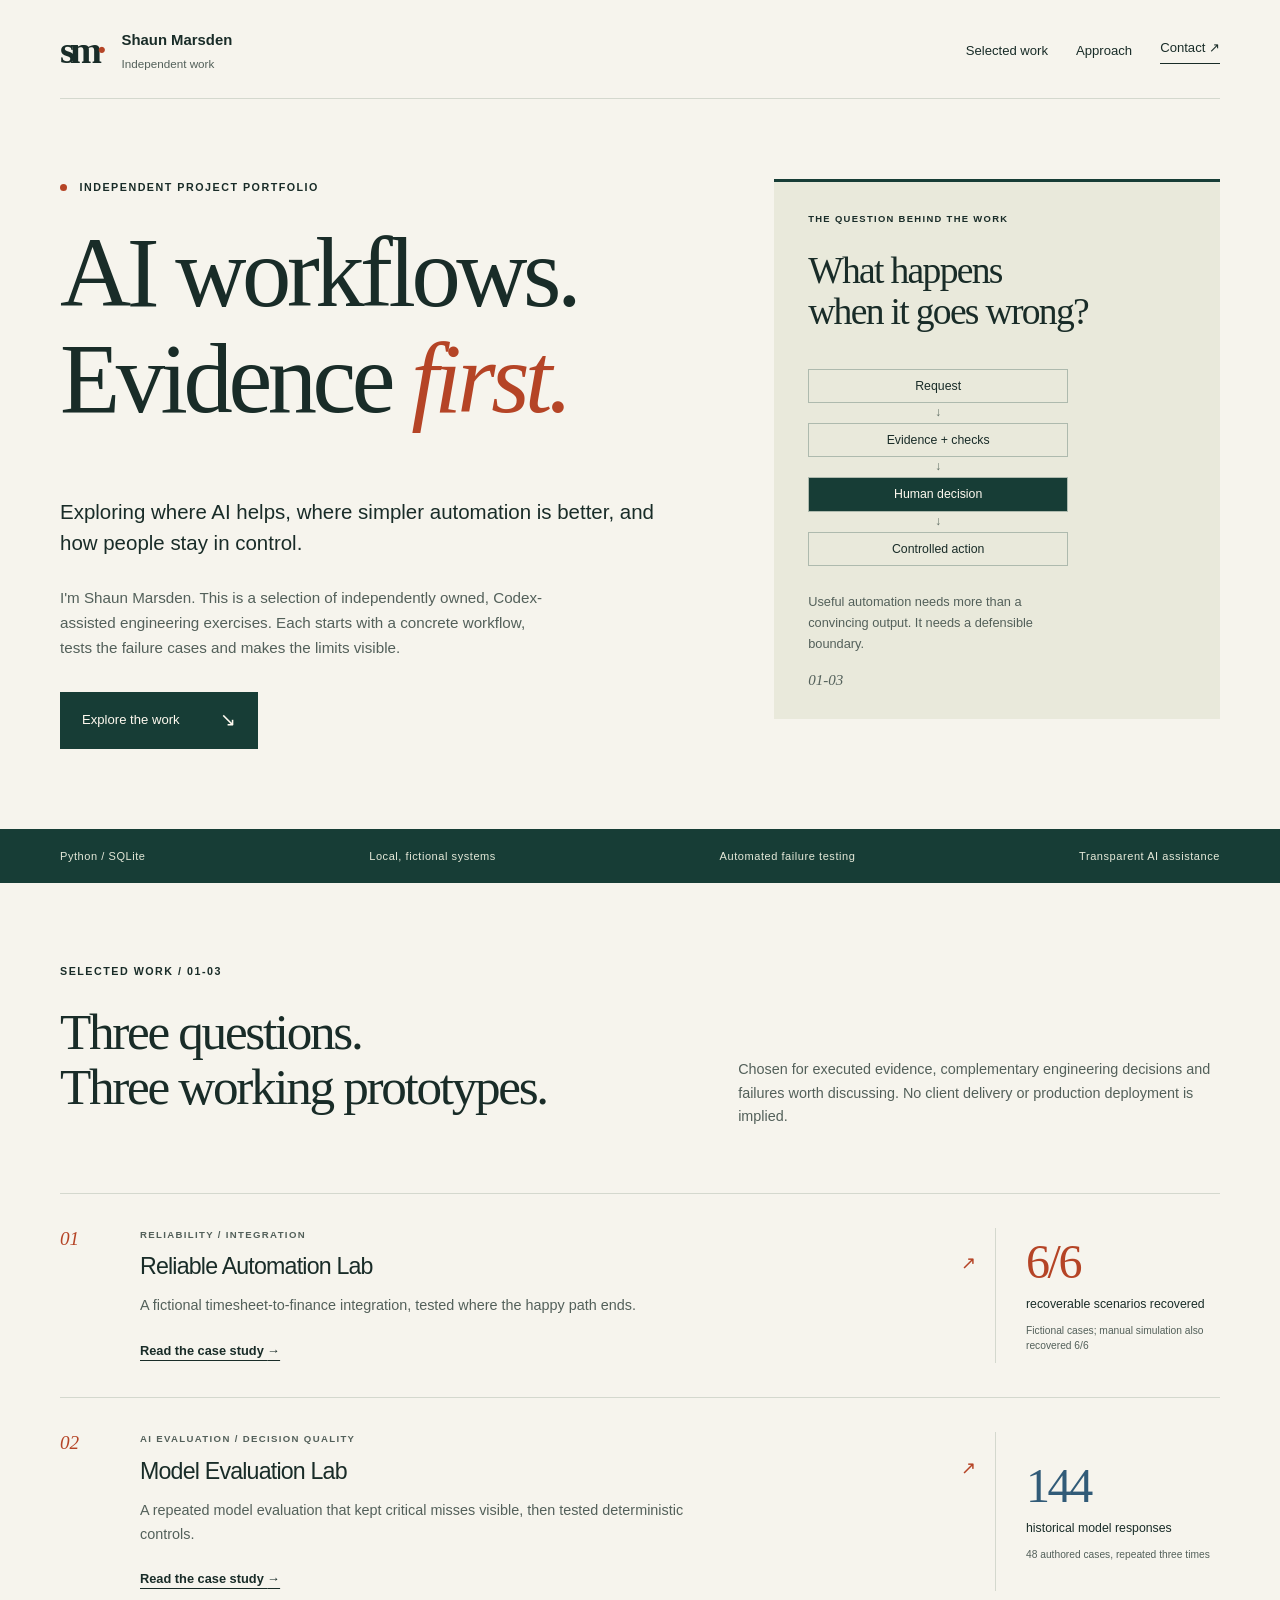
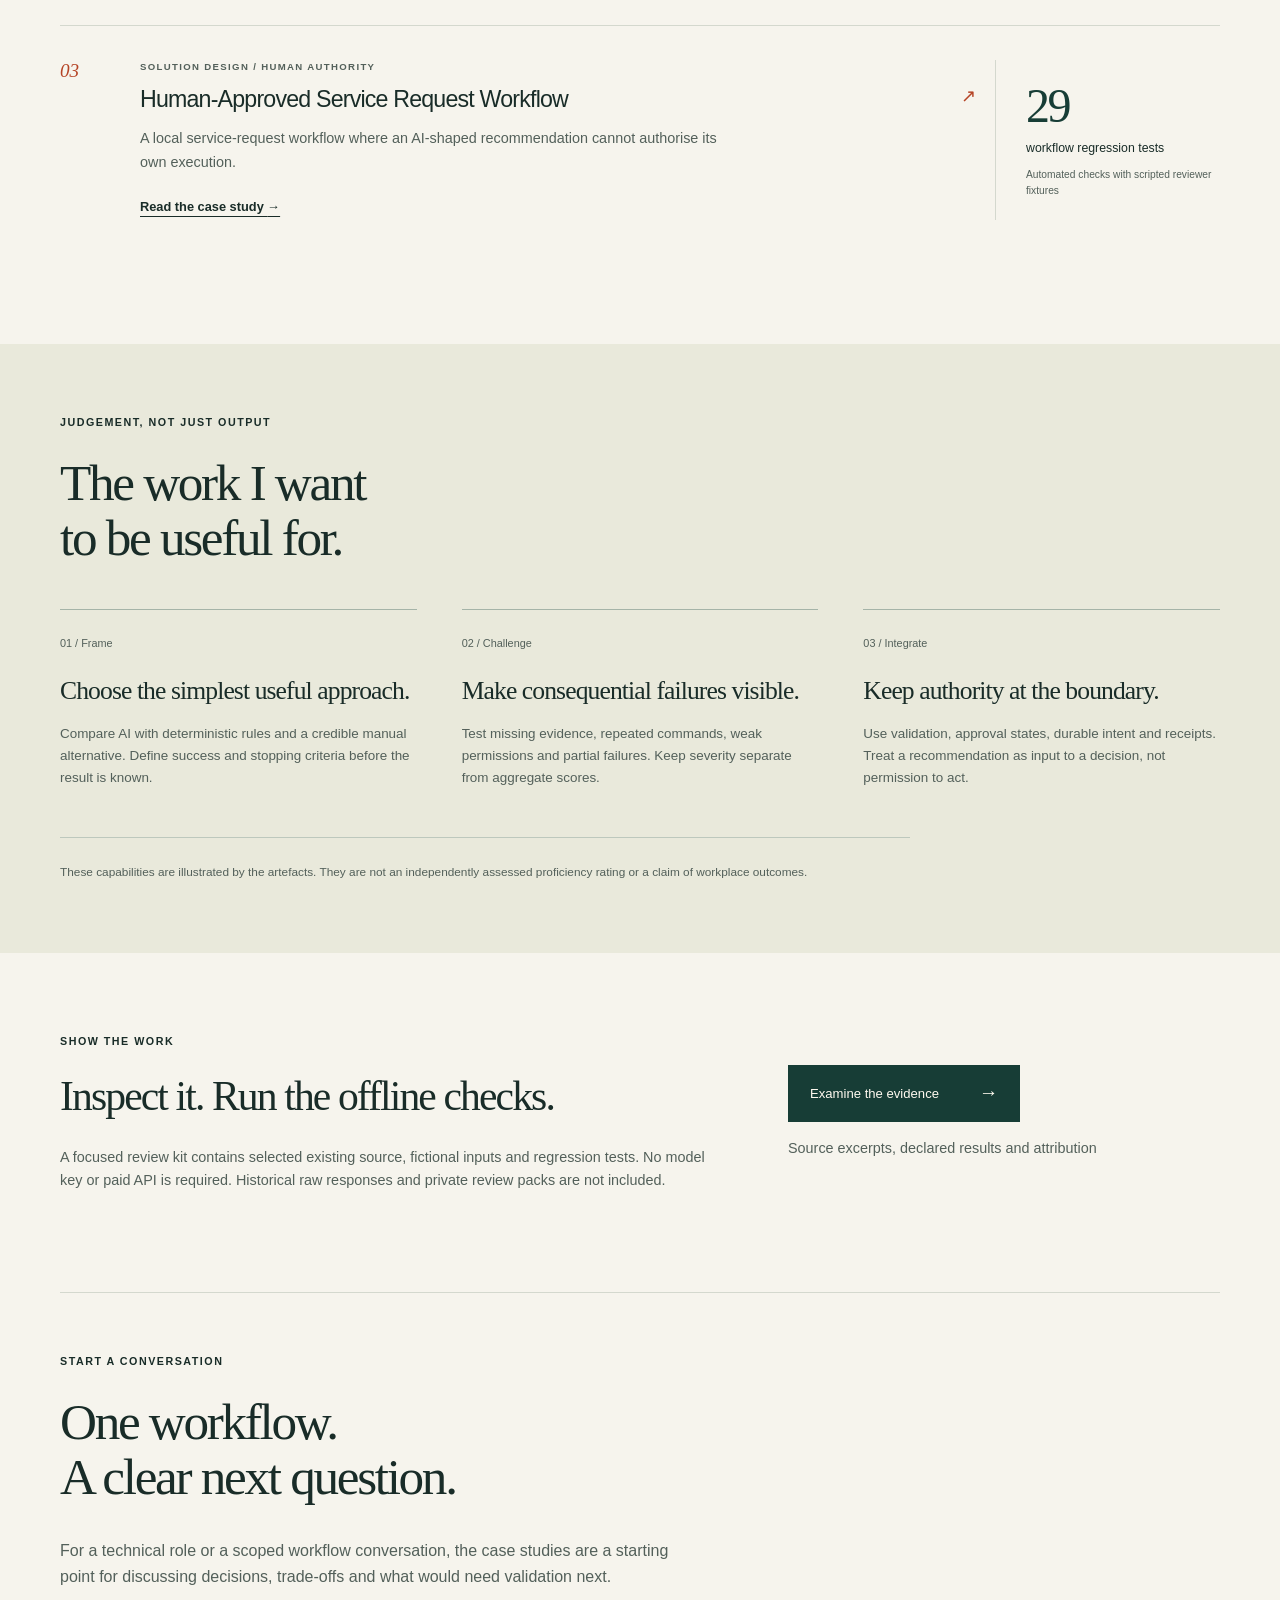
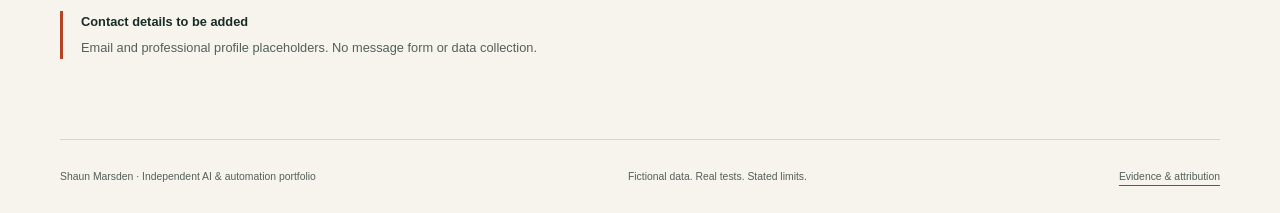
<file: index.html>
<!doctype html>
<html lang="en"><head><meta charset="utf-8"><meta name="viewport" content="width=device-width, initial-scale=1"><meta name="description" content="Shaun Marsden's independent AI and automation portfolio. Executed tests, transparent limitations and inspectable evidence."><meta http-equiv="Content-Security-Policy" content="default-src 'none'; style-src 'self'; img-src 'self'; base-uri 'none'; form-action 'none'"><meta name="color-scheme" content="light"><title>AI workflows, evidence first &middot; Shaun Marsden</title><link rel="icon" href="assets/mark.svg" type="image/svg+xml"><link rel="stylesheet" href="assets/style.css"></head>
<body><a class="skip" href="#main">Skip to content</a><header class="wrap top"><a class="brand" href="index.html" aria-label="Shaun Marsden home"><span class="mark">sm<span>&middot;</span></span><span>Shaun Marsden<small>Independent work</small></span></a><nav aria-label="Main"><a href="index.html#work">Selected work</a><a href="index.html#approach">Approach</a><a class="nav-contact" href="index.html#contact">Contact <span aria-hidden="true">&#8599;</span></a></nav></header>
<main id="main"><section class="wrap hero"><div><p class="eyebrow"><span class="dot"></span> INDEPENDENT PROJECT PORTFOLIO</p><h1>AI workflows.<br>Evidence <em>first.</em></h1><p class="lede">Exploring where AI helps, where simpler automation is better, and how people stay in control.</p><p class="intro">I'm Shaun Marsden. This is a selection of independently owned, Codex-assisted engineering exercises. Each starts with a concrete workflow, tests the failure cases and makes the limits visible.</p><a class="button" href="#work">Explore the work <span aria-hidden="true">&#8600;</span></a></div><aside class="hero-note"><p class="eyebrow">THE QUESTION BEHIND THE WORK</p><h2>What happens<br>when it goes wrong?</h2><div class="mini-flow"><span>Request</span><i aria-hidden="true">&darr;</i><span>Evidence + checks</span><i aria-hidden="true">&darr;</i><strong>Human decision</strong><i aria-hidden="true">&darr;</i><span>Controlled action</span></div><p>Useful automation needs more than a convincing output. It needs a defensible boundary.</p><span class="note-number" aria-hidden="true">01-03</span></aside></section>
<div class="signal"><div class="wrap signal-inner"><span>Python / SQLite</span><span>Local, fictional systems</span><span>Automated failure testing</span><span>Transparent AI assistance</span></div></div>
<section class="wrap work" id="work"><div class="section-head"><div><p class="eyebrow">SELECTED WORK / 01-03</p><h2>Three questions.<br>Three working prototypes.</h2></div><p>Chosen for executed evidence, complementary engineering decisions and failures worth discussing. No client delivery or production deployment is implied.</p></div><article class="project-row orange"><div class="project-number">01</div><div><p class="eyebrow">RELIABILITY / INTEGRATION</p><h3><a href="reliable-automation.html">Reliable Automation Lab <span aria-hidden="true">&#8599;</span></a></h3><p>A fictional timesheet-to-finance integration, tested where the happy path ends.</p><a class="text-link" href="reliable-automation.html">Read the case study <span aria-hidden="true">&rarr;</span></a></div><div class="project-metric"><strong>6/6</strong><span>recoverable scenarios recovered</span><small>Fictional cases; manual simulation also recovered 6/6</small></div></article><article class="project-row blue"><div class="project-number">02</div><div><p class="eyebrow">AI EVALUATION / DECISION QUALITY</p><h3><a href="model-evaluation.html">Model Evaluation Lab <span aria-hidden="true">&#8599;</span></a></h3><p>A repeated model evaluation that kept critical misses visible, then tested deterministic controls.</p><a class="text-link" href="model-evaluation.html">Read the case study <span aria-hidden="true">&rarr;</span></a></div><div class="project-metric"><strong>144</strong><span>historical model responses</span><small>48 authored cases, repeated three times</small></div></article><article class="project-row green"><div class="project-number">03</div><div><p class="eyebrow">SOLUTION DESIGN / HUMAN AUTHORITY</p><h3><a href="human-approved-workflow.html">Human-Approved Service Request Workflow <span aria-hidden="true">&#8599;</span></a></h3><p>A local service-request workflow where an AI-shaped recommendation cannot authorise its own execution.</p><a class="text-link" href="human-approved-workflow.html">Read the case study <span aria-hidden="true">&rarr;</span></a></div><div class="project-metric"><strong>29</strong><span>workflow regression tests</span><small>Automated checks with scripted reviewer fixtures</small></div></article></section><section class="approach" id="approach"><div class="wrap"><p class="eyebrow">JUDGEMENT, NOT JUST OUTPUT</p><h2>The work I want<br>to be useful for.</h2><div class="capabilities"><article><span>01 / Frame</span><h3>Choose the simplest useful approach.</h3><p>Compare AI with deterministic rules and a credible manual alternative. Define success and stopping criteria before the result is known.</p></article><article><span>02 / Challenge</span><h3>Make consequential failures visible.</h3><p>Test missing evidence, repeated commands, weak permissions and partial failures. Keep severity separate from aggregate scores.</p></article><article><span>03 / Integrate</span><h3>Keep authority at the boundary.</h3><p>Use validation, approval states, durable intent and receipts. Treat a recommendation as input to a decision, not permission to act.</p></article></div><p class="cap-note">These capabilities are illustrated by the artefacts. They are not an independently assessed proficiency rating or a claim of workplace outcomes.</p></div></section>
<section class="wrap evidence-banner"><div><p class="eyebrow">SHOW THE WORK</p><h2>Inspect it. Run the offline checks.</h2><p>A focused review kit contains selected existing source, fictional inputs and regression tests. No model key or paid API is required. Historical raw responses and private review packs are not included.</p></div><div><a class="button" href="evidence.html">Examine the evidence <span aria-hidden="true">&rarr;</span></a><p class="fine">Source excerpts, declared results and attribution</p></div></section>
<section class="wrap contact" id="contact"><p class="eyebrow">START A CONVERSATION</p><h2>One workflow.<br>A clear next question.</h2><p>For a technical role or a scoped workflow conversation, the case studies are a starting point for discussing decisions, trade-offs and what would need validation next.</p><div class="contact-placeholder"><strong>Contact details to be added</strong><span>Email and professional profile placeholders. No message form or data collection.</span></div></section></main><footer class="wrap footer"><span>Shaun Marsden &middot; Independent AI &amp; automation portfolio</span><span>Fictional data. Real tests. Stated limits.</span><a href="evidence.html">Evidence &amp; attribution</a></footer></body></html>
</file>
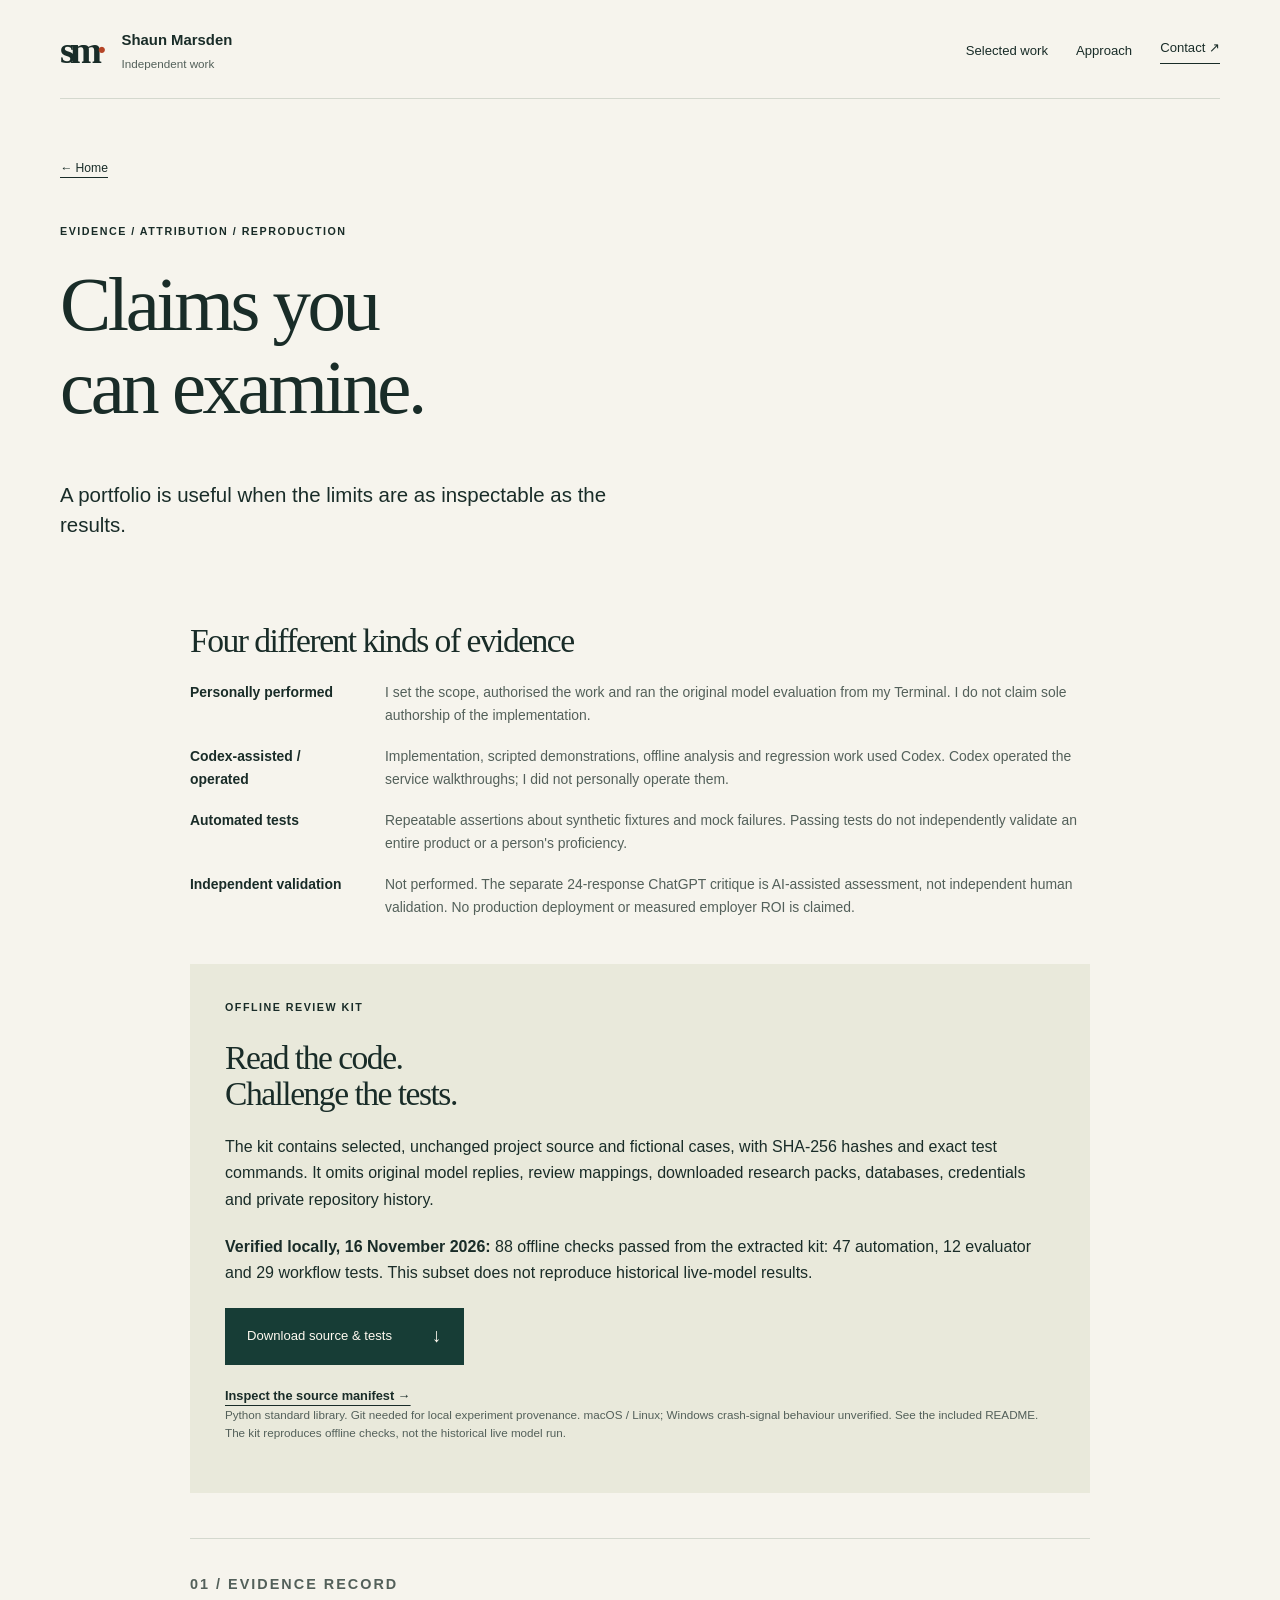
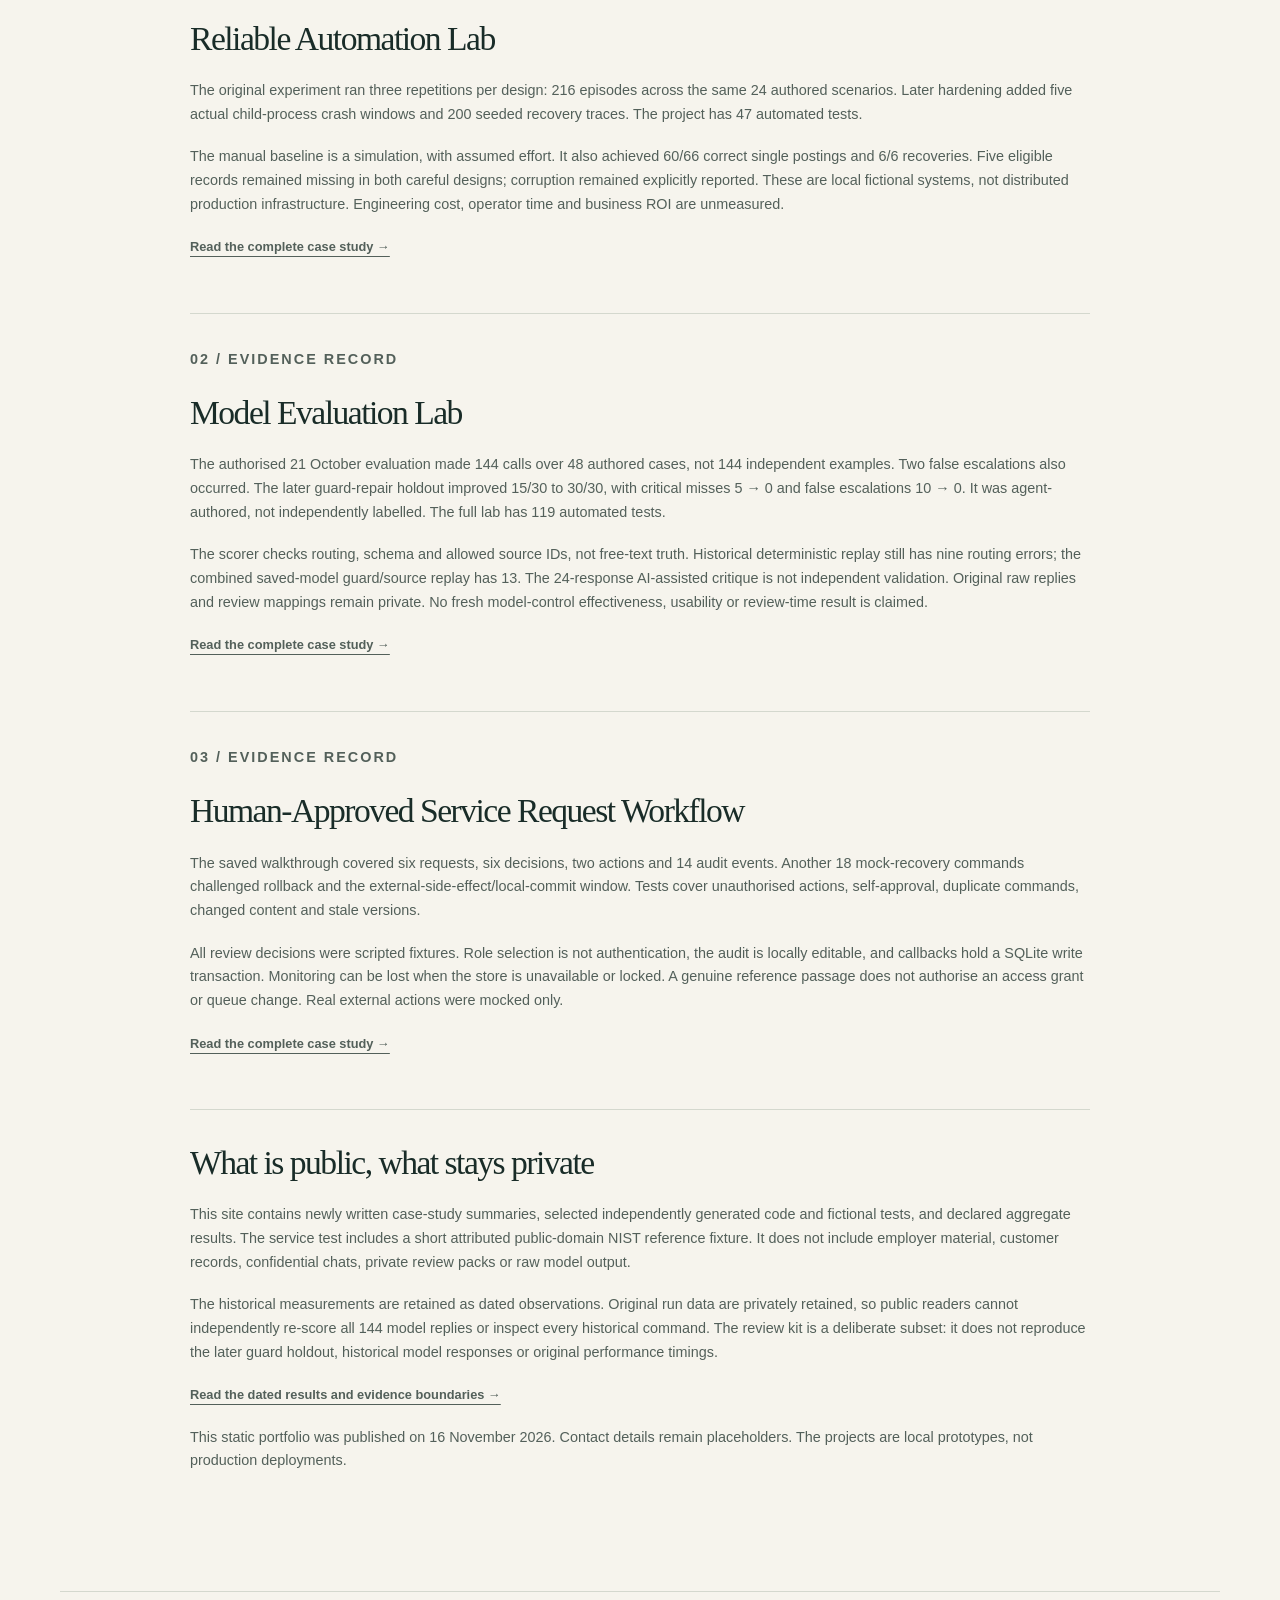
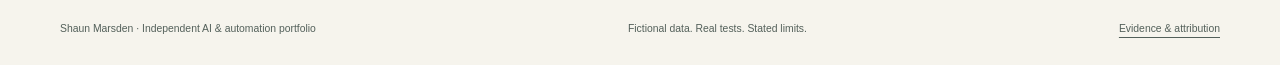
<file: evidence.html>
<!doctype html>
<html lang="en"><head><meta charset="utf-8"><meta name="viewport" content="width=device-width, initial-scale=1"><meta name="description" content="Shaun Marsden's independent AI and automation portfolio. Executed tests, transparent limitations and inspectable evidence."><meta http-equiv="Content-Security-Policy" content="default-src 'none'; style-src 'self'; img-src 'self'; base-uri 'none'; form-action 'none'"><meta name="color-scheme" content="light"><title>Evidence and attribution &middot; Shaun Marsden</title><link rel="icon" href="assets/mark.svg" type="image/svg+xml"><link rel="stylesheet" href="assets/style.css"></head>
<body><a class="skip" href="#main">Skip to content</a><header class="wrap top"><a class="brand" href="index.html" aria-label="Shaun Marsden home"><span class="mark">sm<span>&middot;</span></span><span>Shaun Marsden<small>Independent work</small></span></a><nav aria-label="Main"><a href="index.html#work">Selected work</a><a href="index.html#approach">Approach</a><a class="nav-contact" href="index.html#contact">Contact <span aria-hidden="true">&#8599;</span></a></nav></header>
<main id="main"><section class="wrap case-hero"><a class="back" href="index.html">&larr; Home</a><p class="eyebrow">EVIDENCE / ATTRIBUTION / REPRODUCTION</p><h1>Claims you<br>can examine.</h1><p class="lede">A portfolio is useful when the limits are as inspectable as the results.</p></section><section class="wrap evidence-content"><div class="evidence-intro"><h2>Four different kinds of evidence</h2><dl class="attribution"><dt>Personally performed</dt><dd>I set the scope, authorised the work and ran the original model evaluation from my Terminal. I do not claim sole authorship of the implementation.</dd><dt>Codex-assisted / operated</dt><dd>Implementation, scripted demonstrations, offline analysis and regression work used Codex. Codex operated the service walkthroughs; I did not personally operate them.</dd><dt>Automated tests</dt><dd>Repeatable assertions about synthetic fixtures and mock failures. Passing tests do not independently validate an entire product or a person's proficiency.</dd><dt>Independent validation</dt><dd>Not performed. The separate 24-response ChatGPT critique is AI-assisted assessment, not independent human validation. No production deployment or measured employer ROI is claimed.</dd></dl></div><section class="kit"><p class="eyebrow">OFFLINE REVIEW KIT</p><h2>Read the code.<br>Challenge the tests.</h2><p>The kit contains selected, unchanged project source and fictional cases, with SHA-256 hashes and exact test commands. It omits original model replies, review mappings, downloaded research packs, databases, credentials and private repository history.</p><p><strong>Verified locally, 16 November 2026:</strong> 88 offline checks passed from the extracted kit: 47 automation, 12 evaluator and 29 workflow tests. This subset does not reproduce historical live-model results.</p><a class="button" href="downloads/offline-review-kit.zip" download>Download source &amp; tests <span aria-hidden="true">&darr;</span></a><a class="text-link" href="evidence/review-kit-manifest.json">Inspect the source manifest &rarr;</a><p class="fine">Python standard library. Git needed for local experiment provenance. macOS / Linux; Windows crash-signal behaviour unverified. See the included README. The kit reproduces offline checks, not the historical live model run.</p></section><article id="reliable-automation" class="evidence-record"><p class="eyebrow">01 / EVIDENCE RECORD</p><h2>Reliable Automation Lab</h2><p>The original experiment ran three repetitions per design: 216 episodes across the same 24 authored scenarios. Later hardening added five actual child-process crash windows and 200 seeded recovery traces. The project has 47 automated tests.</p><p>The manual baseline is a simulation, with assumed effort. It also achieved 60/66 correct single postings and 6/6 recoveries. Five eligible records remained missing in both careful designs; corruption remained explicitly reported. These are local fictional systems, not distributed production infrastructure. Engineering cost, operator time and business ROI are unmeasured.</p><p><a class="text-link" href="reliable-automation.html">Read the complete case study &rarr;</a></p></article><article id="model-evaluation" class="evidence-record"><p class="eyebrow">02 / EVIDENCE RECORD</p><h2>Model Evaluation Lab</h2><p>The authorised 21 October evaluation made 144 calls over 48 authored cases, not 144 independent examples. Two false escalations also occurred. The later guard-repair holdout improved 15/30 to 30/30, with critical misses 5 &rarr; 0 and false escalations 10 &rarr; 0. It was agent-authored, not independently labelled. The full lab has 119 automated tests.</p><p>The scorer checks routing, schema and allowed source IDs, not free-text truth. Historical deterministic replay still has nine routing errors; the combined saved-model guard/source replay has 13. The 24-response AI-assisted critique is not independent validation. Original raw replies and review mappings remain private. No fresh model-control effectiveness, usability or review-time result is claimed.</p><p><a class="text-link" href="model-evaluation.html">Read the complete case study &rarr;</a></p></article><article id="human-approved-workflow" class="evidence-record"><p class="eyebrow">03 / EVIDENCE RECORD</p><h2>Human-Approved Service Request Workflow</h2><p>The saved walkthrough covered six requests, six decisions, two actions and 14 audit events. Another 18 mock-recovery commands challenged rollback and the external-side-effect/local-commit window. Tests cover unauthorised actions, self-approval, duplicate commands, changed content and stale versions.</p><p>All review decisions were scripted fixtures. Role selection is not authentication, the audit is locally editable, and callbacks hold a SQLite write transaction. Monitoring can be lost when the store is unavailable or locked. A genuine reference passage does not authorise an access grant or queue change. Real external actions were mocked only.</p><p><a class="text-link" href="human-approved-workflow.html">Read the complete case study &rarr;</a></p></article><section class="evidence-record"><h2>What is public, what stays private</h2><p>This site contains newly written case-study summaries, selected independently generated code and fictional tests, and declared aggregate results. The service test includes a short attributed public-domain NIST reference fixture. It does not include employer material, customer records, confidential chats, private review packs or raw model output.</p><p>The historical measurements are retained as dated observations. Original run data are privately retained, so public readers cannot independently re-score all 144 model replies or inspect every historical command. The review kit is a deliberate subset: it does not reproduce the later guard holdout, historical model responses or original performance timings.</p><p><a class="text-link" href="evidence/results.json">Read the dated results and evidence boundaries &rarr;</a></p><p class="fine">This static portfolio was published on 16 November 2026. Contact details remain placeholders. The projects are local prototypes, not production deployments.</p></section></section></main><footer class="wrap footer"><span>Shaun Marsden &middot; Independent AI &amp; automation portfolio</span><span>Fictional data. Real tests. Stated limits.</span><a href="evidence.html">Evidence &amp; attribution</a></footer></body></html>
</file>
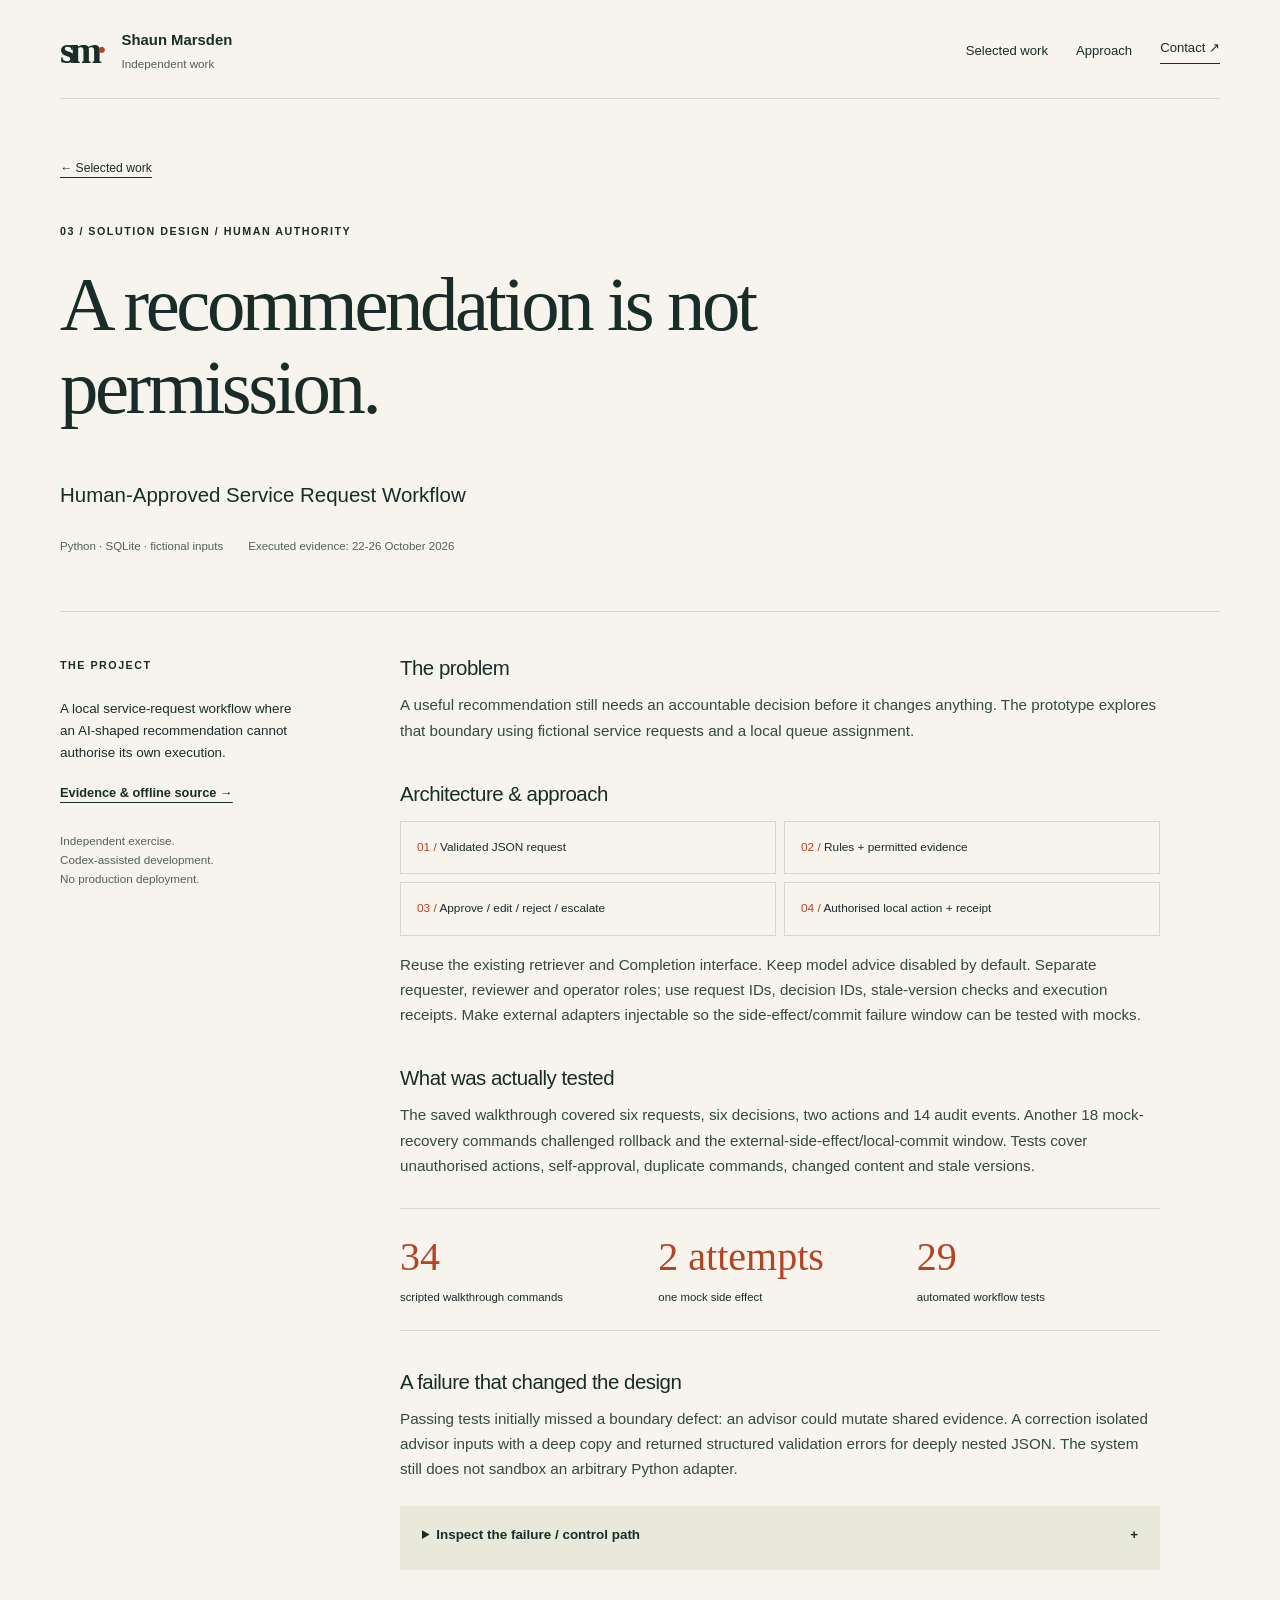
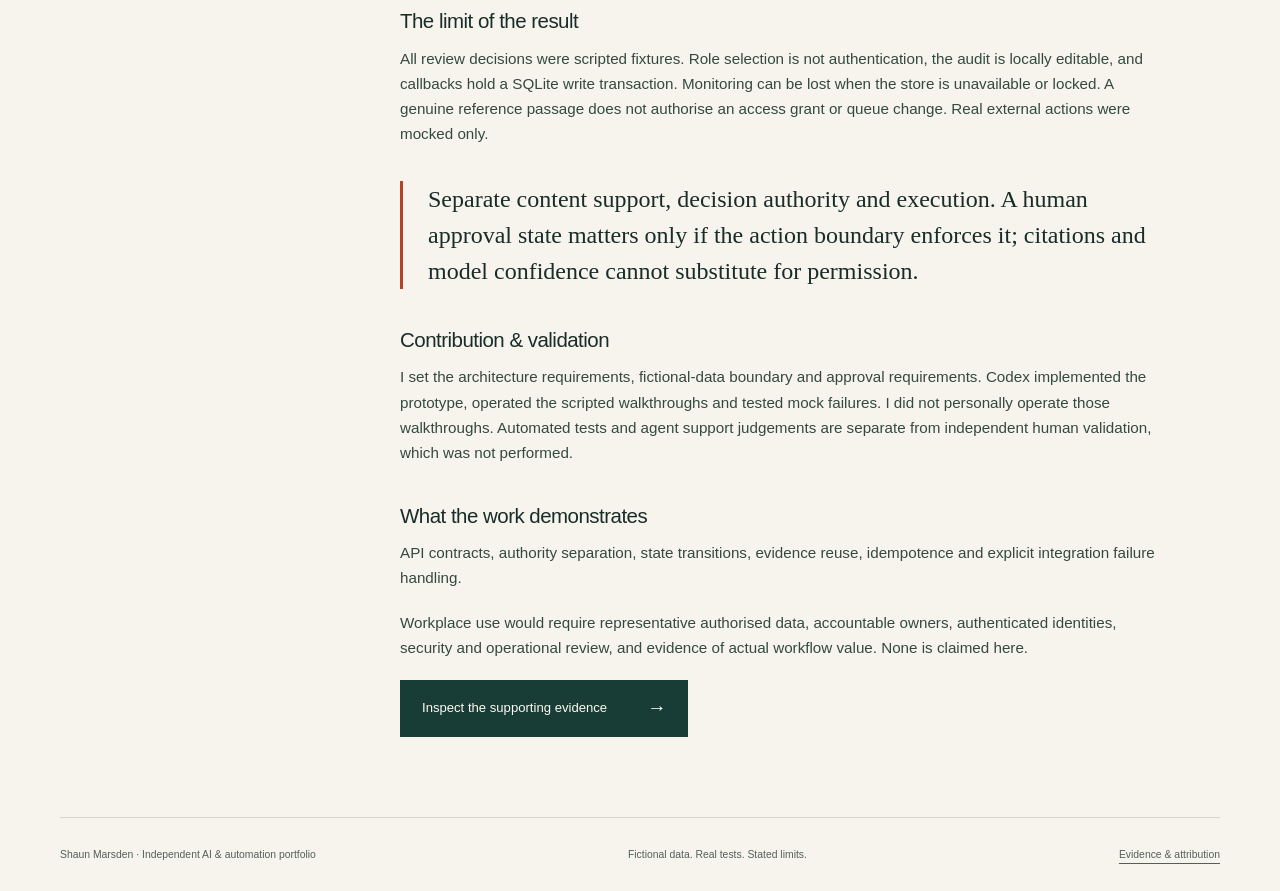
<file: human-approved-workflow.html>
<!doctype html>
<html lang="en"><head><meta charset="utf-8"><meta name="viewport" content="width=device-width, initial-scale=1"><meta name="description" content="Shaun Marsden's independent AI and automation portfolio. Executed tests, transparent limitations and inspectable evidence."><meta http-equiv="Content-Security-Policy" content="default-src 'none'; style-src 'self'; img-src 'self'; base-uri 'none'; form-action 'none'"><meta name="color-scheme" content="light"><title>Human-Approved Service Request Workflow &middot; Shaun Marsden</title><link rel="icon" href="assets/mark.svg" type="image/svg+xml"><link rel="stylesheet" href="assets/style.css"></head>
<body><a class="skip" href="#main">Skip to content</a><header class="wrap top"><a class="brand" href="index.html" aria-label="Shaun Marsden home"><span class="mark">sm<span>&middot;</span></span><span>Shaun Marsden<small>Independent work</small></span></a><nav aria-label="Main"><a href="index.html#work">Selected work</a><a href="index.html#approach">Approach</a><a class="nav-contact" href="index.html#contact">Contact <span aria-hidden="true">&#8599;</span></a></nav></header>
<main id="main"><section class="wrap case-hero"><a class="back" href="index.html#work">&larr; Selected work</a><p class="eyebrow">03 / SOLUTION DESIGN / HUMAN AUTHORITY</p><h1>A recommendation is not permission.</h1><p class="lede">Human-Approved Service Request Workflow</p><div class="case-meta"><span>Python &middot; SQLite &middot; fictional inputs</span><span>Executed evidence: 22-26 October 2026</span></div></section><section class="wrap case-layout"><aside class="case-side"><p class="eyebrow">THE PROJECT</p><p>A local service-request workflow where an AI-shaped recommendation cannot authorise its own execution.</p><a class="text-link" href="evidence.html#human-approved-workflow">Evidence &amp; offline source &rarr;</a><p class="fine">Independent exercise.<br>Codex-assisted development.<br>No production deployment.</p></aside><div class="case-content"><h2>The problem</h2><p>A useful recommendation still needs an accountable decision before it changes anything. The prototype explores that boundary using fictional service requests and a local queue assignment.</p><h2>Architecture &amp; approach</h2><ol class="architecture" aria-label="Architecture flow"><li>Validated JSON request</li><li>Rules + permitted evidence</li><li>Approve / edit / reject / escalate</li><li>Authorised local action + receipt</li></ol><p>Reuse the existing retriever and Completion interface. Keep model advice disabled by default. Separate requester, reviewer and operator roles; use request IDs, decision IDs, stale-version checks and execution receipts. Make external adapters injectable so the side-effect/commit failure window can be tested with mocks.</p><h2>What was actually tested</h2><p>The saved walkthrough covered six requests, six decisions, two actions and 14 audit events. Another 18 mock-recovery commands challenged rollback and the external-side-effect/local-commit window. Tests cover unauthorised actions, self-approval, duplicate commands, changed content and stale versions.</p><div class="results"><div><strong>34</strong><span>scripted walkthrough commands</span></div><div><strong>2 attempts</strong><span>one mock side effect</span></div><div><strong>29</strong><span>automated workflow tests</span></div></div><h2>A failure that changed the design</h2><p>Passing tests initially missed a boundary defect: an advisor could mutate shared evidence. A correction isolated advisor inputs with a deep copy and returned structured validation errors for deeply nested JSON. The system still does not sandbox an arbitrary Python adapter.</p><details class="trace"><summary>Inspect the failure / control path <span aria-hidden="true">+</span></summary><ol><li><strong>Recommendation</strong><p>Rules and permitted evidence prepare a pending request.</p></li><li><strong>Human boundary</strong><p>A scripted reviewer decision is checked against the current version.</p></li><li><strong>Execution</strong><p>A separately authorised operator executes the frozen action; a receipt makes repeats idempotent.</p></li></ol><p class="fine">State-flow explanation of the tested local prototype. Scripted actors are not real independent reviewers.</p></details><h2>The limit of the result</h2><p>All review decisions were scripted fixtures. Role selection is not authentication, the audit is locally editable, and callbacks hold a SQLite write transaction. Monitoring can be lost when the store is unavailable or locked. A genuine reference passage does not authorise an access grant or queue change. Real external actions were mocked only.</p><blockquote>Separate content support, decision authority and execution. A human approval state matters only if the action boundary enforces it; citations and model confidence cannot substitute for permission.</blockquote><h2>Contribution &amp; validation</h2><p>I set the architecture requirements, fictional-data boundary and approval requirements. Codex implemented the prototype, operated the scripted walkthroughs and tested mock failures. I did not personally operate those walkthroughs. Automated tests and agent support judgements are separate from independent human validation, which was not performed.</p><h2>What the work demonstrates</h2><p>API contracts, authority separation, state transitions, evidence reuse, idempotence and explicit integration failure handling.</p><p>Workplace use would require representative authorised data, accountable owners, authenticated identities, security and operational review, and evidence of actual workflow value. None is claimed here.</p><a class="button" href="evidence.html#human-approved-workflow">Inspect the supporting evidence <span aria-hidden="true">&rarr;</span></a></div></section></main><footer class="wrap footer"><span>Shaun Marsden &middot; Independent AI &amp; automation portfolio</span><span>Fictional data. Real tests. Stated limits.</span><a href="evidence.html">Evidence &amp; attribution</a></footer></body></html>
</file>
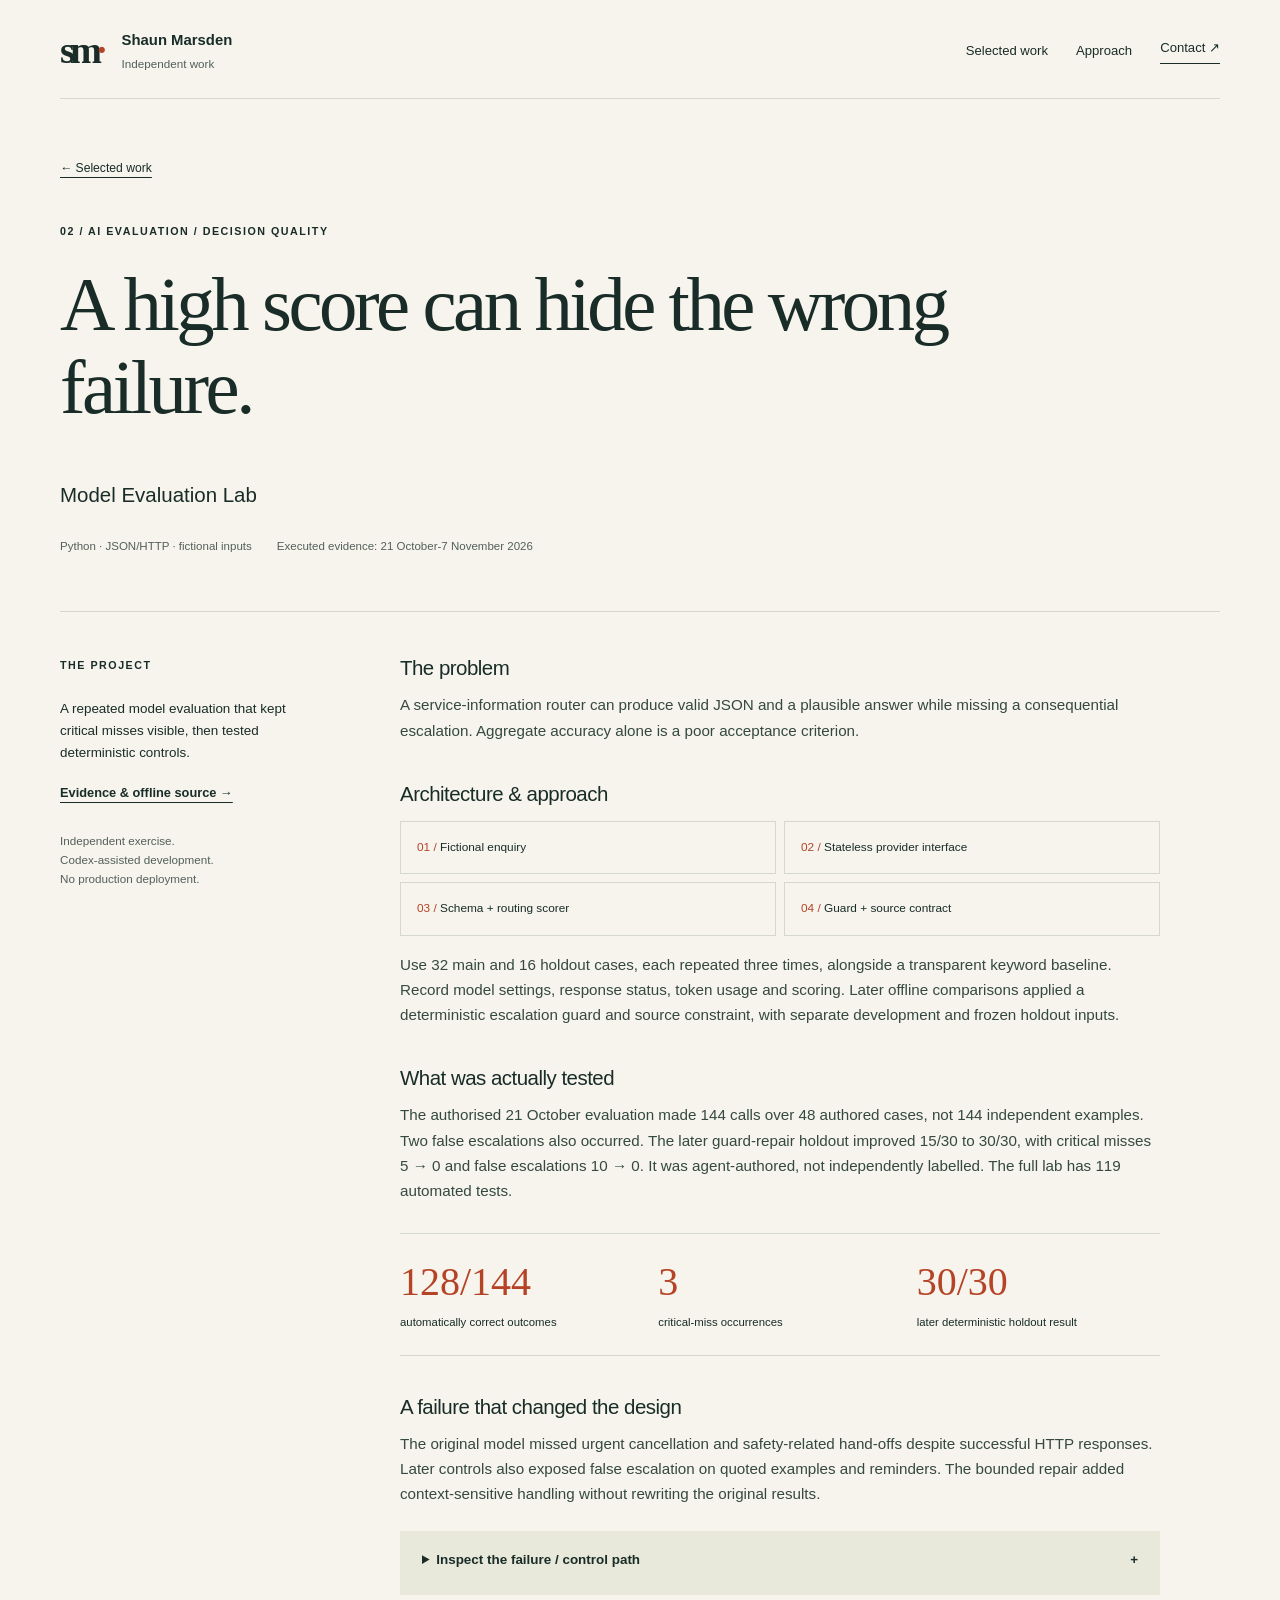
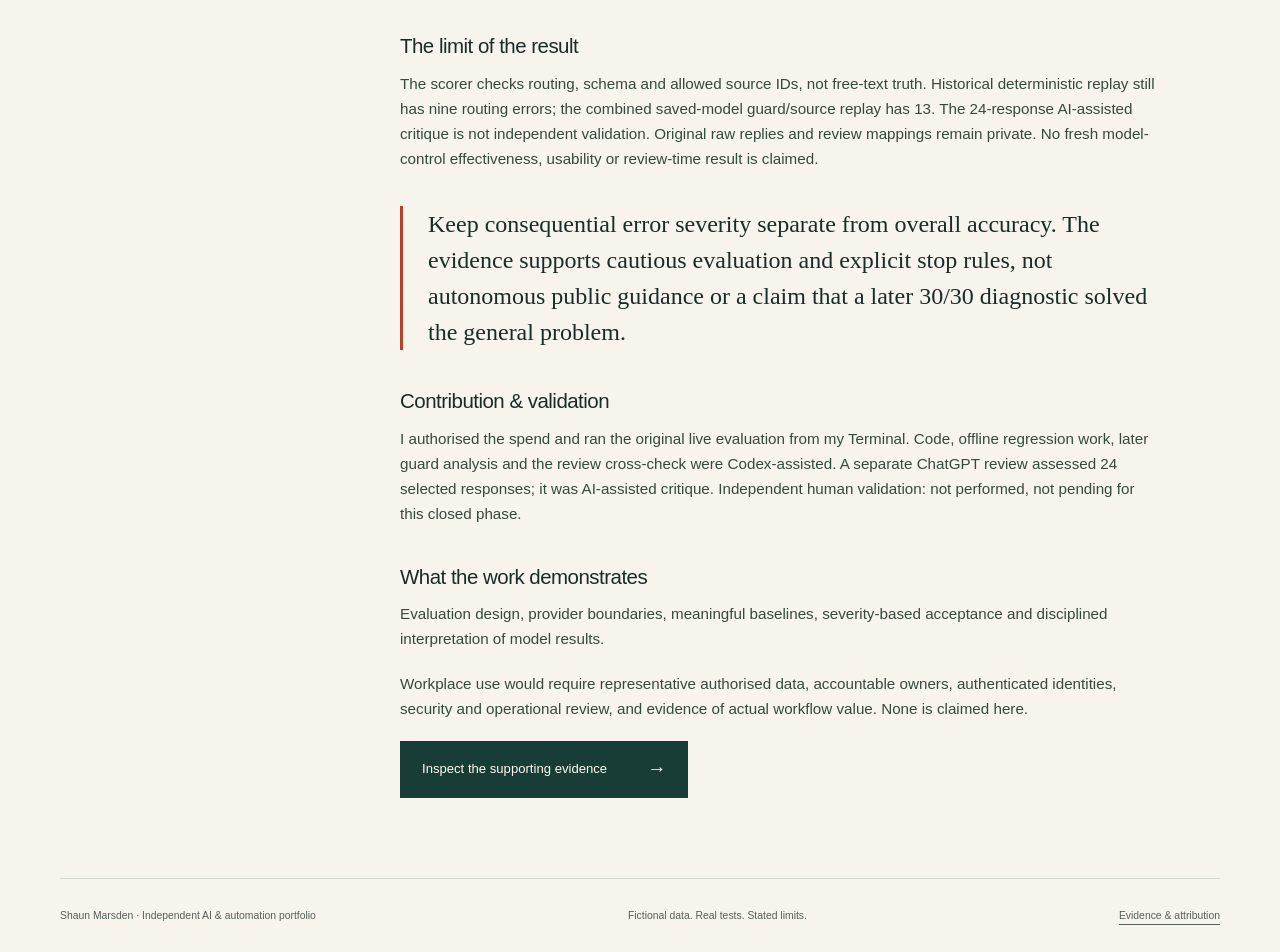
<file: model-evaluation.html>
<!doctype html>
<html lang="en"><head><meta charset="utf-8"><meta name="viewport" content="width=device-width, initial-scale=1"><meta name="description" content="Shaun Marsden's independent AI and automation portfolio. Executed tests, transparent limitations and inspectable evidence."><meta http-equiv="Content-Security-Policy" content="default-src 'none'; style-src 'self'; img-src 'self'; base-uri 'none'; form-action 'none'"><meta name="color-scheme" content="light"><title>Model Evaluation Lab &middot; Shaun Marsden</title><link rel="icon" href="assets/mark.svg" type="image/svg+xml"><link rel="stylesheet" href="assets/style.css"></head>
<body><a class="skip" href="#main">Skip to content</a><header class="wrap top"><a class="brand" href="index.html" aria-label="Shaun Marsden home"><span class="mark">sm<span>&middot;</span></span><span>Shaun Marsden<small>Independent work</small></span></a><nav aria-label="Main"><a href="index.html#work">Selected work</a><a href="index.html#approach">Approach</a><a class="nav-contact" href="index.html#contact">Contact <span aria-hidden="true">&#8599;</span></a></nav></header>
<main id="main"><section class="wrap case-hero"><a class="back" href="index.html#work">&larr; Selected work</a><p class="eyebrow">02 / AI EVALUATION / DECISION QUALITY</p><h1>A high score can hide the wrong failure.</h1><p class="lede">Model Evaluation Lab</p><div class="case-meta"><span>Python &middot; JSON/HTTP &middot; fictional inputs</span><span>Executed evidence: 21 October-7 November 2026</span></div></section><section class="wrap case-layout"><aside class="case-side"><p class="eyebrow">THE PROJECT</p><p>A repeated model evaluation that kept critical misses visible, then tested deterministic controls.</p><a class="text-link" href="evidence.html#model-evaluation">Evidence &amp; offline source &rarr;</a><p class="fine">Independent exercise.<br>Codex-assisted development.<br>No production deployment.</p></aside><div class="case-content"><h2>The problem</h2><p>A service-information router can produce valid JSON and a plausible answer while missing a consequential escalation. Aggregate accuracy alone is a poor acceptance criterion.</p><h2>Architecture &amp; approach</h2><ol class="architecture" aria-label="Architecture flow"><li>Fictional enquiry</li><li>Stateless provider interface</li><li>Schema + routing scorer</li><li>Guard + source contract</li></ol><p>Use 32 main and 16 holdout cases, each repeated three times, alongside a transparent keyword baseline. Record model settings, response status, token usage and scoring. Later offline comparisons applied a deterministic escalation guard and source constraint, with separate development and frozen holdout inputs.</p><h2>What was actually tested</h2><p>The authorised 21 October evaluation made 144 calls over 48 authored cases, not 144 independent examples. Two false escalations also occurred. The later guard-repair holdout improved 15/30 to 30/30, with critical misses 5 &rarr; 0 and false escalations 10 &rarr; 0. It was agent-authored, not independently labelled. The full lab has 119 automated tests.</p><div class="results"><div><strong>128/144</strong><span>automatically correct outcomes</span></div><div><strong>3</strong><span>critical-miss occurrences</span></div><div><strong>30/30</strong><span>later deterministic holdout result</span></div></div><h2>A failure that changed the design</h2><p>The original model missed urgent cancellation and safety-related hand-offs despite successful HTTP responses. Later controls also exposed false escalation on quoted examples and reminders. The bounded repair added context-sensitive handling without rewriting the original results.</p><details class="trace"><summary>Inspect the failure / control path <span aria-hidden="true">+</span></summary><ol><li><strong>Transport success</strong><p>HTTP 200 and structured output can still be wrong.</p></li><li><strong>Acceptance check</strong><p>Inspect the escalation decision and consequence, not just JSON validity.</p></li><li><strong>Retained outcome</strong><p>Three original critical misses remain failures in the record.</p></li></ol><p class="fine">A schematic explanation of the recorded evaluation, not an original model transcript.</p></details><h2>The limit of the result</h2><p>The scorer checks routing, schema and allowed source IDs, not free-text truth. Historical deterministic replay still has nine routing errors; the combined saved-model guard/source replay has 13. The 24-response AI-assisted critique is not independent validation. Original raw replies and review mappings remain private. No fresh model-control effectiveness, usability or review-time result is claimed.</p><blockquote>Keep consequential error severity separate from overall accuracy. The evidence supports cautious evaluation and explicit stop rules, not autonomous public guidance or a claim that a later 30/30 diagnostic solved the general problem.</blockquote><h2>Contribution &amp; validation</h2><p>I authorised the spend and ran the original live evaluation from my Terminal. Code, offline regression work, later guard analysis and the review cross-check were Codex-assisted. A separate ChatGPT review assessed 24 selected responses; it was AI-assisted critique. Independent human validation: not performed, not pending for this closed phase.</p><h2>What the work demonstrates</h2><p>Evaluation design, provider boundaries, meaningful baselines, severity-based acceptance and disciplined interpretation of model results.</p><p>Workplace use would require representative authorised data, accountable owners, authenticated identities, security and operational review, and evidence of actual workflow value. None is claimed here.</p><a class="button" href="evidence.html#model-evaluation">Inspect the supporting evidence <span aria-hidden="true">&rarr;</span></a></div></section></main><footer class="wrap footer"><span>Shaun Marsden &middot; Independent AI &amp; automation portfolio</span><span>Fictional data. Real tests. Stated limits.</span><a href="evidence.html">Evidence &amp; attribution</a></footer></body></html>
</file>
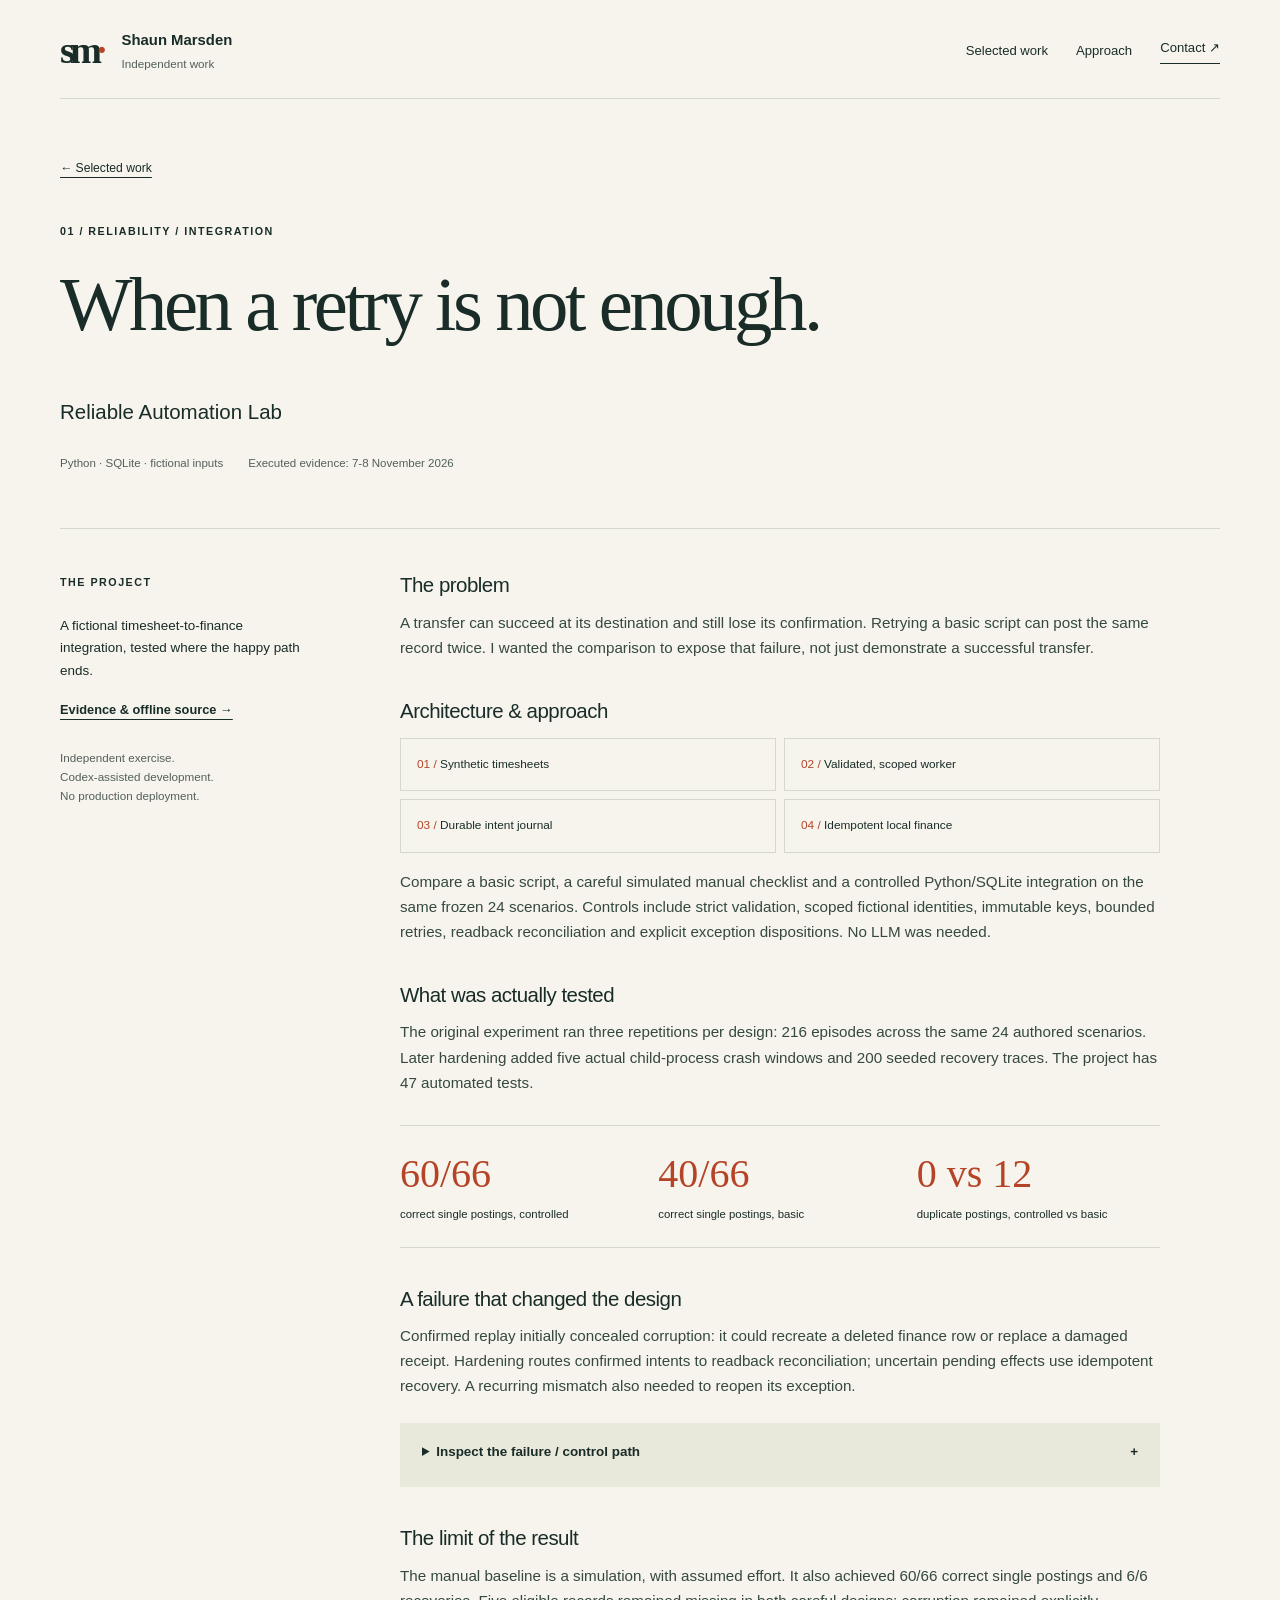
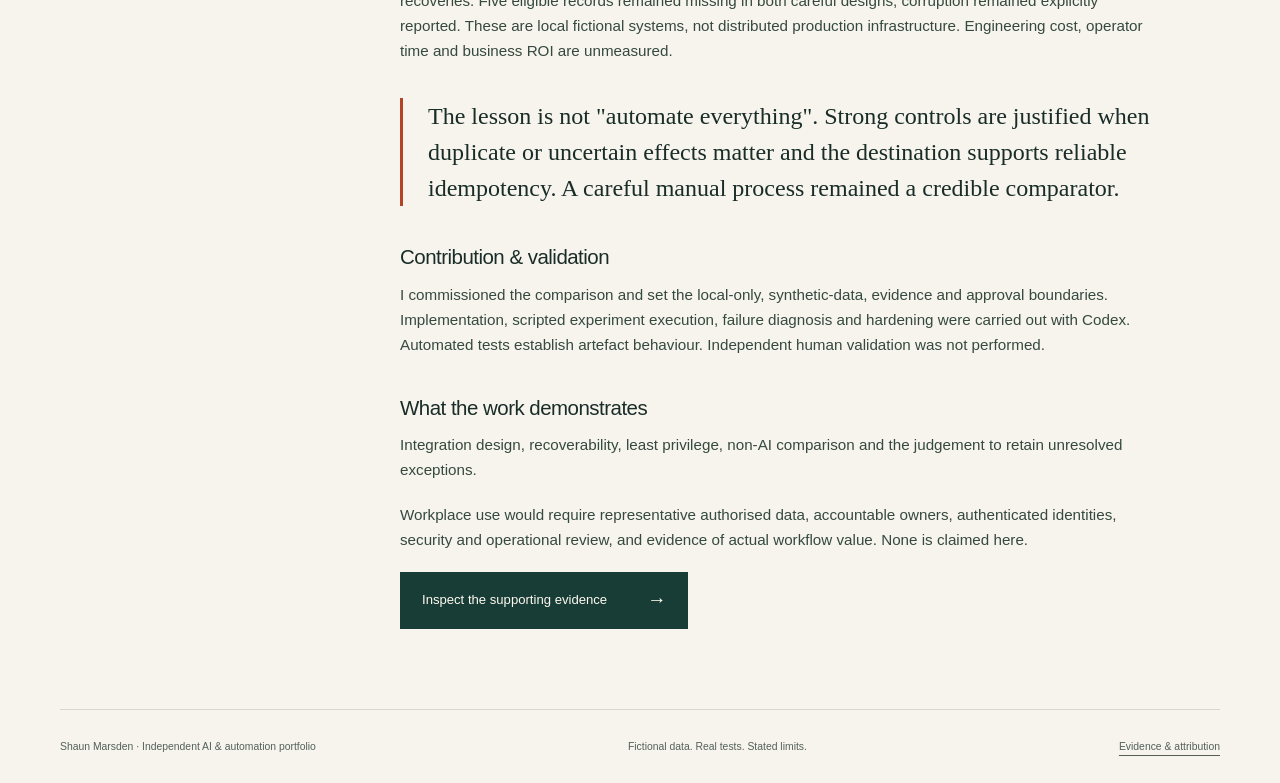
<file: reliable-automation.html>
<!doctype html>
<html lang="en"><head><meta charset="utf-8"><meta name="viewport" content="width=device-width, initial-scale=1"><meta name="description" content="Shaun Marsden's independent AI and automation portfolio. Executed tests, transparent limitations and inspectable evidence."><meta http-equiv="Content-Security-Policy" content="default-src 'none'; style-src 'self'; img-src 'self'; base-uri 'none'; form-action 'none'"><meta name="color-scheme" content="light"><title>Reliable Automation Lab &middot; Shaun Marsden</title><link rel="icon" href="assets/mark.svg" type="image/svg+xml"><link rel="stylesheet" href="assets/style.css"></head>
<body><a class="skip" href="#main">Skip to content</a><header class="wrap top"><a class="brand" href="index.html" aria-label="Shaun Marsden home"><span class="mark">sm<span>&middot;</span></span><span>Shaun Marsden<small>Independent work</small></span></a><nav aria-label="Main"><a href="index.html#work">Selected work</a><a href="index.html#approach">Approach</a><a class="nav-contact" href="index.html#contact">Contact <span aria-hidden="true">&#8599;</span></a></nav></header>
<main id="main"><section class="wrap case-hero"><a class="back" href="index.html#work">&larr; Selected work</a><p class="eyebrow">01 / RELIABILITY / INTEGRATION</p><h1>When a retry is not enough.</h1><p class="lede">Reliable Automation Lab</p><div class="case-meta"><span>Python &middot; SQLite &middot; fictional inputs</span><span>Executed evidence: 7-8 November 2026</span></div></section><section class="wrap case-layout"><aside class="case-side"><p class="eyebrow">THE PROJECT</p><p>A fictional timesheet-to-finance integration, tested where the happy path ends.</p><a class="text-link" href="evidence.html#reliable-automation">Evidence &amp; offline source &rarr;</a><p class="fine">Independent exercise.<br>Codex-assisted development.<br>No production deployment.</p></aside><div class="case-content"><h2>The problem</h2><p>A transfer can succeed at its destination and still lose its confirmation. Retrying a basic script can post the same record twice. I wanted the comparison to expose that failure, not just demonstrate a successful transfer.</p><h2>Architecture &amp; approach</h2><ol class="architecture" aria-label="Architecture flow"><li>Synthetic timesheets</li><li>Validated, scoped worker</li><li>Durable intent journal</li><li>Idempotent local finance</li></ol><p>Compare a basic script, a careful simulated manual checklist and a controlled Python/SQLite integration on the same frozen 24 scenarios. Controls include strict validation, scoped fictional identities, immutable keys, bounded retries, readback reconciliation and explicit exception dispositions. No LLM was needed.</p><h2>What was actually tested</h2><p>The original experiment ran three repetitions per design: 216 episodes across the same 24 authored scenarios. Later hardening added five actual child-process crash windows and 200 seeded recovery traces. The project has 47 automated tests.</p><div class="results"><div><strong>60/66</strong><span>correct single postings, controlled</span></div><div><strong>40/66</strong><span>correct single postings, basic</span></div><div><strong>0 vs 12</strong><span>duplicate postings, controlled vs basic</span></div></div><h2>A failure that changed the design</h2><p>Confirmed replay initially concealed corruption: it could recreate a deleted finance row or replace a damaged receipt. Hardening routes confirmed intents to readback reconciliation; uncertain pending effects use idempotent recovery. A recurring mismatch also needed to reopen its exception.</p><details class="trace"><summary>Inspect the failure / control path <span aria-hidden="true">+</span></summary><ol><li><strong>Fault injected</strong><p>Destination commits; confirmation is lost.</p></li><li><strong>Recovery boundary</strong><p>A durable pending intent retains the same destination key.</p></li><li><strong>Observed property</strong><p>The existing key is read back; recovery avoids a second posting.</p></li></ol><p class="fine">Explanation of an executed fault-test path, not a live service or interactive finance action.</p></details><h2>The limit of the result</h2><p>The manual baseline is a simulation, with assumed effort. It also achieved 60/66 correct single postings and 6/6 recoveries. Five eligible records remained missing in both careful designs; corruption remained explicitly reported. These are local fictional systems, not distributed production infrastructure. Engineering cost, operator time and business ROI are unmeasured.</p><blockquote>The lesson is not "automate everything". Strong controls are justified when duplicate or uncertain effects matter and the destination supports reliable idempotency. A careful manual process remained a credible comparator.</blockquote><h2>Contribution &amp; validation</h2><p>I commissioned the comparison and set the local-only, synthetic-data, evidence and approval boundaries. Implementation, scripted experiment execution, failure diagnosis and hardening were carried out with Codex. Automated tests establish artefact behaviour. Independent human validation was not performed.</p><h2>What the work demonstrates</h2><p>Integration design, recoverability, least privilege, non-AI comparison and the judgement to retain unresolved exceptions.</p><p>Workplace use would require representative authorised data, accountable owners, authenticated identities, security and operational review, and evidence of actual workflow value. None is claimed here.</p><a class="button" href="evidence.html#reliable-automation">Inspect the supporting evidence <span aria-hidden="true">&rarr;</span></a></div></section></main><footer class="wrap footer"><span>Shaun Marsden &middot; Independent AI &amp; automation portfolio</span><span>Fictional data. Real tests. Stated limits.</span><a href="evidence.html">Evidence &amp; attribution</a></footer></body></html>
</file>
<file: assets/style.css>
:root{--paper:#f6f4ed;--ink:#192c28;--muted:#53605a;--green:#173d36;--line:#d4d8ce;--orange:#b54426;--cream:#e9e9db}*{box-sizing:border-box}html{scroll-behavior:smooth;scroll-padding-top:24px}body{margin:0;background:var(--paper);color:var(--ink);font:16px/1.65 -apple-system,BlinkMacSystemFont,"Segoe UI",sans-serif}a{color:inherit;text-underline-offset:5px}a:hover{text-decoration-color:var(--orange)}a:focus-visible,summary:focus-visible{outline:3px solid var(--orange);outline-offset:6px}p{margin:0 0 1.3em}h1,h2,h3{line-height:1.08;letter-spacing:-.045em;margin:0 0 .65em;font-weight:500}h1,h2{font-family:Georgia,"Times New Roman",serif}h1{font-size:clamp(3.2rem,7.7vw,6.7rem)}h2{font-size:clamp(2rem,4vw,3.2rem)}h3{font-size:1.45rem;letter-spacing:-.035em}.wrap{width:min(1160px,calc(100% - 88px));margin:auto}.top{display:flex;align-items:center;justify-content:space-between;padding-top:28px;padding-bottom:25px;border-bottom:1px solid var(--line)}.brand{display:flex;align-items:center;gap:15px;text-decoration:none;font-weight:600;font-size:.93rem}.brand small{display:block;font-weight:400;font-size:.73rem;color:var(--muted);margin-top:1px}.mark{font-family:Georgia,serif;letter-spacing:-5px;font-size:2.4rem;line-height:1}.mark span{color:var(--orange);letter-spacing:0}nav{display:flex;align-items:center;gap:28px;font-size:.82rem}nav a{text-decoration:none}.nav-contact{border-bottom:1px solid var(--ink);padding-bottom:4px}.hero{display:grid;grid-template-columns:1.4fr 1fr;gap:90px;padding-top:80px;padding-bottom:80px;align-items:start}.eyebrow{font-size:.67rem;letter-spacing:.14em;font-weight:650;line-height:1.5;margin-bottom:25px}.dot{display:inline-block;width:7px;height:7px;background:var(--orange);border-radius:50%;margin-right:8px}h1 em{font-weight:400;color:var(--orange)}.lede{font-size:1.28rem;line-height:1.5;max-width:600px}.intro{color:var(--muted);max-width:500px;font-size:.95rem}.button{display:inline-flex;align-items:center;justify-content:space-between;gap:40px;background:var(--green);color:#fffaf0;padding:15px 22px;text-decoration:none;font-size:.82rem;line-height:1.4;min-height:48px}.button:hover{background:#275448}.button span{font-size:1.2rem}.hero .button{margin-top:12px}.hero-note{background:var(--cream);padding:30px 34px;position:relative;border-top:3px solid var(--green)}.hero-note h2{font-size:2.35rem}.hero-note .eyebrow{font-size:.59rem}.hero-note p:not(.eyebrow){font-size:.8rem;max-width:260px;color:var(--muted);margin-bottom:8px}.mini-flow{display:grid;grid-template-columns:1fr;text-align:center;align-items:center;padding:12px 0 25px;max-width:260px;font-size:.77rem}.mini-flow span,.mini-flow strong{border:1px solid #aebaae;padding:6px 14px;display:block}.mini-flow strong{background:var(--green);color:#fffaf0;font-weight:500}.mini-flow i{font-style:normal;color:#627166;height:20px;line-height:18px}.note-number{font:italic 15px Georgia,serif;color:var(--muted);display:block;margin-top:18px}.signal{background:var(--green);color:#e5e9d9}.signal-inner{display:flex;justify-content:space-between;gap:20px;padding-top:18px;padding-bottom:18px;font-size:.69rem;letter-spacing:.05em}.work{padding-top:80px;padding-bottom:90px}.section-head{display:grid;grid-template-columns:1.2fr 1fr;gap:100px;align-items:end;margin-bottom:45px}.section-head p:not(.eyebrow){color:var(--muted);font-size:.9rem}.project-row{display:grid;grid-template-columns:60px 1fr 225px;gap:20px;border-top:1px solid var(--line);padding:34px 0}.project-number{font:italic 1.2rem Georgia,serif;color:var(--orange)}.project-row h3 a{text-decoration:none;display:flex;justify-content:space-between;gap:20px}.project-row h3 a span{font-size:1.1rem;color:var(--orange)}.project-row p{max-width:580px;color:var(--muted);font-size:.9rem}.project-row .eyebrow{font-size:.6rem;margin:0 0 12px;color:var(--muted)}.text-link{font-size:.8rem;font-weight:600}.project-metric{border-left:1px solid var(--line);padding-left:30px;display:flex;flex-direction:column;justify-content:center}.project-metric strong{font:3rem/1 Georgia,serif;letter-spacing:-.05em;color:var(--orange)}.blue .project-metric strong{color:#315b78}.green .project-metric strong{color:var(--green)}.project-metric span{font-size:.77rem;line-height:1.4;margin-top:10px}.project-metric small{font-size:.64rem;color:var(--muted);margin-top:10px;line-height:1.5}.approach{background:var(--cream);padding:70px 0}.capabilities{display:grid;grid-template-columns:repeat(3,1fr);gap:45px;margin-top:44px}.capabilities article{border-top:1px solid #a5b4a8;padding-top:19px}.capabilities span{font-size:.68rem;color:var(--muted)}.capabilities h3{font-family:Georgia,serif;font-size:1.6rem;line-height:1.2;margin-top:20px}.capabilities p{font-size:.84rem;color:var(--muted)}.cap-note{font-size:.74rem;color:var(--muted);border-top:1px solid #bdc8bd;padding-top:25px;margin:30px 0 0;max-width:850px}.evidence-banner{display:grid;grid-template-columns:1.5fr 1fr;gap:80px;align-items:center;padding-top:80px;padding-bottom:80px}.evidence-banner h2{font-size:2.6rem}.evidence-banner p:not(.eyebrow){font-size:.9rem;color:var(--muted)}.evidence-banner .fine{margin-top:15px;font-size:.7rem}.contact{padding-top:60px;padding-bottom:80px;border-top:1px solid var(--line)}.contact>p:not(.eyebrow){max-width:610px;color:var(--muted)}.contact-placeholder{border-left:3px solid var(--orange);padding-left:18px;font-size:.8rem;display:grid;gap:5px;max-width:600px}.contact-placeholder span{color:var(--muted)}.footer{border-top:1px solid var(--line);display:flex;justify-content:space-between;gap:25px;padding:28px 0;font-size:.65rem;color:var(--muted)}.skip{position:absolute;top:8px;left:8px;background:var(--green);color:white;padding:10px;transform:translateY(-200%);z-index:10}.skip:focus{transform:none}.case-hero{padding-top:55px;padding-bottom:55px}.back{font-size:.76rem;display:inline-block;margin-bottom:45px}.case-hero h1{max-width:950px;font-size:clamp(3.1rem,6vw,5.6rem)}.case-meta{display:flex;gap:25px;font-size:.72rem;color:var(--muted);margin-top:25px}.case-layout{display:grid;grid-template-columns:250px minmax(0,1fr);gap:90px;border-top:1px solid var(--line);padding-top:45px;padding-bottom:80px}.case-side{font-size:.84rem}.fine{font-size:.73rem;color:var(--muted);line-height:1.6}.case-side .fine{margin-top:28px}.case-content{max-width:760px}.case-content h2{font-family:inherit;font-size:1.28rem;letter-spacing:-.025em;margin-top:40px}.case-content h2:first-child{margin-top:0}.case-content>p{font-size:.95rem;color:#35493f}.architecture{list-style:none;padding:0;display:grid;grid-template-columns:1fr 1fr;gap:8px;counter-reset:step}.architecture li{font-size:.74rem;border:1px solid var(--line);padding:16px;counter-increment:step}.architecture li:before{content:counter(step,decimal-leading-zero) " / ";color:var(--orange)}.results{display:grid;grid-template-columns:repeat(3,1fr);gap:15px;padding:24px 0;border-block:1px solid var(--line);margin:30px 0}.results strong{display:block;font:2.5rem/1.2 Georgia,serif;color:var(--orange)}.results span{font-size:.71rem;display:block;line-height:1.5;margin-top:8px}.trace{background:var(--cream);margin:25px 0;padding:18px 22px;font-size:.84rem}.trace summary{cursor:pointer;font-weight:600;min-height:28px}.trace summary span{float:right}.trace ol{padding-left:20px}.trace li{padding:10px 0}.trace li strong{font-size:.75rem}.trace li p{margin:6px 0 0}blockquote{font:1.5rem/1.5 Georgia,serif;border-left:3px solid var(--orange);padding-left:25px;margin:35px 0}.evidence-content{max-width:900px;padding-bottom:65px}.evidence-content h2{font-size:2.1rem}.attribution{display:grid;grid-template-columns:170px 1fr;gap:18px 25px;font-size:.87rem}.attribution dt{font-weight:650}.attribution dd{margin:0;color:var(--muted)}.kit{background:var(--cream);padding:35px;margin:45px 0}.kit .text-link{display:block;margin-top:20px}.evidence-record{border-top:1px solid var(--line);padding:35px 0}.evidence-record p{font-size:.9rem;color:var(--muted)}[id]{scroll-margin-top:24px}@media(max-width:800px){.wrap{width:calc(100% - 42px)}.hero{gap:30px;grid-template-columns:1.25fr 1fr;padding-top:50px}.hero-note{padding:24px}.hero-note h2{font-size:1.8rem}.section-head{gap:30px}.project-row{grid-template-columns:30px 1fr 170px}.project-metric{padding-left:18px}.capabilities{gap:25px}.case-layout{grid-template-columns:180px minmax(0,1fr);gap:30px}.evidence-banner{gap:30px}.footer{flex-wrap:wrap}}@media(max-width:590px){.top{padding-top:20px;align-items:flex-start}.brand{gap:10px;font-size:.8rem}.brand small{font-size:.64rem}.mark{font-size:2rem}nav{gap:15px;font-size:.7rem;flex-wrap:wrap;justify-content:flex-end;max-width:175px;row-gap:10px}.hero{grid-template-columns:1fr;padding-top:45px;padding-bottom:40px;gap:40px}.hero h1{font-size:3.85rem}.lede{font-size:1.14rem}.hero-note{padding:24px;display:grid;grid-template-columns:1fr 1fr;gap:15px}.hero-note .eyebrow{grid-column:1/-1;margin-bottom:0}.hero-note h2{font-size:1.85rem}.hero-note .mini-flow{grid-row:2/5;grid-column:2;padding:0}.hero-note p:not(.eyebrow){font-size:.72rem}.note-number{margin-top:0}.signal-inner{display:grid;grid-template-columns:1fr 1fr;gap:12px;font-size:.61rem}.section-head{grid-template-columns:1fr;gap:10px;margin-bottom:25px}.section-head h2{font-size:2.4rem}.work{padding-top:48px;padding-bottom:45px}.project-row{grid-template-columns:25px 1fr;gap:12px}.project-metric{grid-column:2;border:0;padding:10px 0 0;align-items:flex-start}.project-metric strong{font-size:2.4rem}.project-metric small{margin-top:4px}.capabilities{grid-template-columns:1fr;gap:20px;margin-top:28px}.capabilities article{display:block}.capabilities h3{font-size:1.5rem;margin-top:12px}.approach{padding:45px 0}.evidence-banner{grid-template-columns:1fr;padding-top:45px;padding-bottom:45px;gap:10px}.evidence-banner h2{font-size:2.15rem}.contact{padding-top:40px;padding-bottom:50px}.footer{display:grid;gap:10px}.case-hero{padding-top:35px;padding-bottom:35px}.case-hero h1{font-size:clamp(2.25rem,9vw,3.1rem);overflow-wrap:anywhere}.back{margin-bottom:32px}.case-meta{flex-direction:column;gap:5px}.case-layout{grid-template-columns:1fr;gap:30px;padding-top:30px}.case-side{border-bottom:1px solid var(--line);padding-bottom:22px}.case-side .fine{margin-top:15px;margin-bottom:0}.results{gap:12px}.results{grid-template-columns:repeat(3,minmax(0,1fr))}.results strong{font-size:clamp(1.35rem,6.2vw,1.9rem)}.attribution{grid-template-columns:1fr;gap:6px}.attribution dd{margin-bottom:18px}.kit{padding:23px;margin:30px 0}.architecture{grid-template-columns:1fr}blockquote{font-size:1.25rem}}@media(prefers-reduced-motion:reduce){html{scroll-behavior:auto}}@media print{nav,.button,.skip,.hero-note{display:none}.wrap{width:100%}.case-layout{display:block}.case-side{display:none}body{background:white;font-size:12pt}.hero{display:block}h1{font-size:36pt}a{color:black}.project-row{break-inside:avoid}}
</file>
